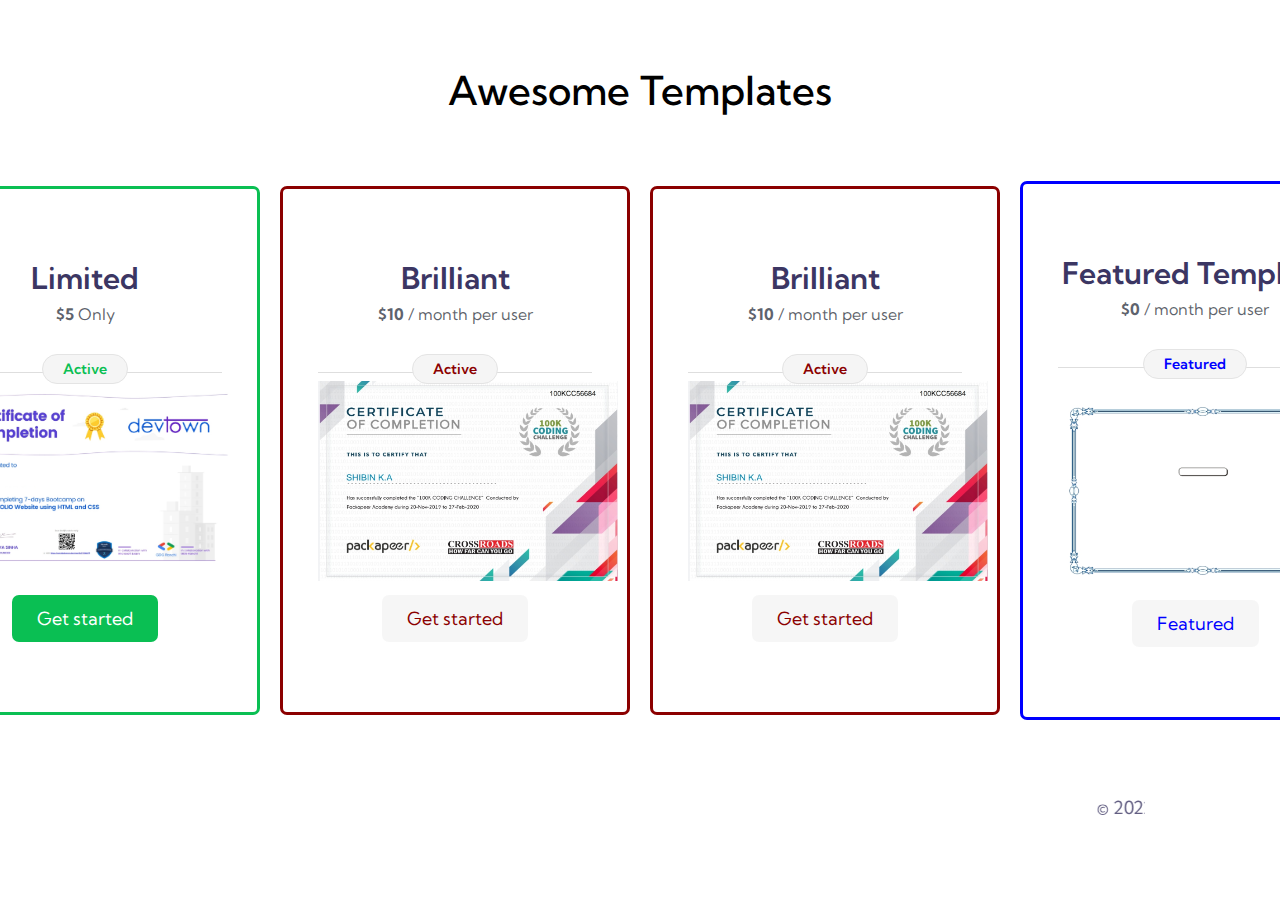
<file: index.html>
<!--
Author: W3layouts
Author URL: http://w3layouts.com
-->
<!DOCTYPE html>
<html lang="zxx">

<head>
    <title>Certificate Templates</title>

    <!-- Meta tags -->
    <meta charset="UTF-8">
    <meta name="viewport" content="width=device-width, initial-scale=1.0">
    <meta http-equiv="X-UA-Compatible" content="ie=edge">

    <!-- google fonts -->
    <link href="//fonts.googleapis.com/css2?family=Kumbh+Sans:wght@300;400;700&display=swap" rel="stylesheet">

    <!-- CSS Stylesheet -->
    <link rel="stylesheet" href="css1/style.css" type="text/css" media="all" />

    <!-- fontawesome CSS -->
    <link rel="stylesheet" href="css1/font-awesome.css">

</head>

<!-- body starts -->
<body>
    <!-- pricing plans section -->
    <section class="w3l-pricingplans">
        <h1> Awesome Templates</h1>
        <div class='wrapper'>
            <div class="w3l-packages">

             <!--Brilliant package start -->
                <div class='package brilliant'>
                    <div class='name'>Limited</div>
                    <div class='price'><strong>$5</strong> Only</div>
                    <div class='trial'> Active</div>
                    <hr>
                    <img style="width: 300px;height: 200px;" src="templates/certificate.jpg">
                    <a href="index1.html">
                    <button class="get"> Get started </button></a>
                </div>
              <!-- Brilliant package end -->

            <!-- Brilliant package start -->
                <div class='package brilliant'>
                    <div class='name'>Limited</div>
                    <div class='price'><strong>$5</strong> Only</div>
                    <div class='trial'> Active</div>
                    <hr>
                     <img style="width: 300px;height: 200px;" src="templates/certificate.jpg">
                     <a href="index1.html">
                    <button class="get"> Get started </button></a>
                </div>
              <!-- Brilliant package end -->
              
              <!--  package start -->
                <div class='package coming-soon'>
                    <div class='name'> Brilliant</div>
                    <div class='price'><strong>$10</strong> / month per user</div>
                    <div class='trial featured'> Active</div>
                    <hr>
                     <img style="width: 300px;height: 200px;" src="templates/100k.jpg">
                     <a id="100k" href="template2/index.html">
                    <button class="get coming">Get started</button></a>
                </div>
                <!-- Basic package end -->
                                
                <!-- Basic package start -->
                <div class='package coming-soon'>
                    <div class='name'>Brilliant</div>
                    <div class='price'><strong>$10</strong> / month per user</div>
                    <div class='trial featured'> Active</div>
                    <hr>
                     <img style="width: 300px;height: 200px;" src="templates/100k.jpg">
                     <a id="100k" href="template2/index.html">
                    <button class="get coming">Get started </button></a>
                </div>
                <!-- Basic package end -->
                
               <!-- Basic package start -->
                                <div class='package'>
                                  <div class='name'>Featured Template</div>
                                  <div class='price'><strong>$0</strong> / month per user</div>
                                  <div class='trial com-red'> Featured</div>
                                  <hr><br>
                                  <img style="width: 290px;height: 190px;" src="templates/coming-soon.jpg">
                                  <button class="get coming-red"> Featured </button>
                                </div>
                  <!-- Basic package end -->
     
                 <!-- Basic package start -->
                                  <div class='package'>
                                    <div class='name'>Featured Template</div>
                                    <div class='price'><strong>$0</strong> / month per user</div>
                                    <div class='trial com-red'> Featured</div>
                                    <hr><br>
                                    <img style="width: 290px;height: 190px;" src="templates/coming-soon.jpg">
                                    <button class="get coming-red"> Featured </button>
                                  </div>
               <!-- Basic package end -->


            </div>
        </div>
        <!-- copyright -->
        <div class="copy-right text-center">
          <marquee> <p>&copy; 2022 Limited pricing plans. All rights reserved | Created by <a href="http://shibinabraham.000webhostapp.com"
                    target="_blank">SHIBIN K A</a></p></marquee>
           
        </div>
        <!-- //copyright -->
    </section>
    <!-- //pricing plans section -->

</body>
<!-- //body ends -->

</html>
<!-- //html ends -->
</file>
<file: css1/style.css>
/*--
    Author: W3layouts
    Author URL: http://w3layouts.com
--*/

/*-- colors --*/
:root {
    --primary-color: #0abf53;
    --font-color: rgba(22, 28, 45, 0.7);
    --bg-color: #fff;
    --heading-color: #3b3663;
    --border-radius: 7px;
}
/*-- //colors --*/

/* reset code */
html {
    scroll-behavior: smooth;
}

body,
html {
    margin: 0;
    padding: 0;
    color: #585858;
}

* {
    box-sizing: border-box;
    font-family: 'Kumbh Sans', sans-serif;
}

/*  wrapper */
.wrapper {
    width: 100%;
    padding-right: 15px;
    padding-left: 15px;
    margin-right: auto;
    margin-left: auto;
}

@media (min-width: 576px) {
    .wrapper {
        max-width: 540px;
    }
}

@media (min-width: 768px) {
    .wrapper {
        max-width: 720px;
    }
}

@media (min-width: 992px) {
    .wrapper {
        max-width: 960px;
    }
}

@media (min-width: 1200px) {
    .wrapper {
        max-width: 1140px;
    }
}

/*  /wrapper */

.d-grid {
    display: grid;
}

button,
input,
select {
    -webkit-appearance: none;
    outline: none;
}

button,
.btn,
select {
    cursor: pointer;
}

a{
    text-decoration: none;
    color: deeppink;
}
h1, 
h2,
h3,
h4,
h5,
h6,
p,
ul,
ol {
    margin: 0;
    padding: 0;
}
#100k{
  color: darkred
}
p{

    font-size: 18px;
    line-height: 28px;
    color: var(--font-color);
    opacity: .8;
}
body {
    background: #fff;
    margin: 0;
    padding: 0;
}

form,
fieldset {
    border: 0;
    padding: 0;
    margin: 0;
}
.text-center{
    text-align: center;
}

/*-- pricing styling--*/
.w3l-pricingplans {
    padding: 40px 40px;
    justify-content: center;
    display: grid;
    grid-template-rows: 1fr auto 1fr;
    align-items: center;
    min-height: 100vh;
    background: white;
}

h1 {
    text-align: center;
    font-size: 40px;
    font-weight: 500;
    color: black;
}

.w3l-packages {
    max-width: 1000px;
    margin: 40px auto;
    align-items: center;
    display: flex;
    justify-content: center;
}


.package {
    width: 350px;
    margin: 0 10px;
    box-sizing: border-box;
    border: 3px solid blue;
    background: var(--bg-color);
    border-radius: var(--border-radius);
    display: inline-block;
    padding: 70px 35px;
    text-align: center;
    -webkit-transition: .5s linear;
    transition: .5s linear;
    position: relative;
    
    }

.package:hover {
    -webkit-transition: .3s linear;
    transition: .3s linear;
    transform: translateY(-20px);
}
.coming-soon{
  border: 3px solid darkred;
}
.name {
    color: var(--heading-color);
    font-size: 30px;
    font-weight: 600;
}

.price {
    margin-top: 7px;
    margin-bottom: 10px;
    color: var(--font-color);
}

hr {
    background-color: #dedede;
    border: none;
    height: 1px;
}

.trial {
    font-size: .9rem;
    font-weight: 600;
    padding: 5px 20px 5px 20px;
    color: #0abf53;
    border: 1px solid #e4e4e4;
    display: inline-block;
    border-radius: 15px;
    background-color: whitesmoke;
    position: relative;
    bottom: -20px;
}
.featured {
  color: darkred;
}
.com-red{
  color: blue;
}

ul {
    list-style: none;
    padding: 0;
    text-align: left;
    margin-top: 50px;
}

li {
    margin-bottom: 20px;
    font-size: 17px;
    color: var(--font-color);
    opacity: .85;
}

li:before {
    font-size: 18px;
    color: var(--primary-color);
    margin-right: 3px;
}

.checkIcon,
li:before {
    font-family: "FontAwesome";
    content: "\f105";
}
.brilliant::after {
    font-family: "FontAwesome";
    content: "\f006";
}

.brilliant {
    border-color: var(--primary-color);
}

.brilliant::before {
    width: 0;
    height: 0;
    border-style: solid;
    border-width: 64px 64px 0 0;
    border-color: var(--primary-color) transparent transparent transparent;
    position: absolute;
    left: 0;
    top: 0;
    content: "";
}

.brilliant::after {
    color: white;
    position: absolute;
    left: 9px;
    top: 9px;
    text-shadow: 0 0 2px var(--primary-color);
    font-size: 1.2rem;
}
.get {
    border: none;
    outline: none;
    font-size: 18px;
    margin-top: 10px;
    color: var(--primary-color);
    background: rgba(170, 170, 170, 0.1);
    padding: 12px 25px;
    border-radius: var(--border-radius);
}
.get:hover {
    background: var(--primary-color);
    color: #fff;
}
.coming{
  color: darkred;
  background: rgba(170, 170, 170, 0.1)
}
.coming:hover {
  background: darkred;
  color: #fff;
}
.coming-red{
  color: blue;
  background: rgba(170, 170, 170, 0.1)
}
.coming-red:hover {
  background: blue;
  color: #fff;
}
.brilliant button.get {
    background: var(--primary-color);
    color: #fff;
}
/*-- copyright --*/
.copy-right {
    padding: 0 10px;
}
.copy-right p {
    color: var(--heading-color);
}
.copy-right p :hover{
    color: var(--primary-color);
}
/*-- //copyright --*/


/*-- responsive design starts --*/
@media (max-width: 991px){
    .w3l-packages {
        display: grid;
        grid-template-columns: 1fr 1fr;
    }
}
@media (max-width: 736px){
    .w3l-packages {
        display: flex;
        flex-direction: column;
    }
    .package.brilliant{
        margin: 30px 0;
    }
}
@media (max-width: 480px){
    h1 {
        font-size: 35px;
    }
    .w3l-packages {
        margin: 25px auto;
    }
}
@media (max-width: 384px){
    .package {
        width: 100%;
    }
    .w3l-pricingplans {
        padding: 30px 0px;
    }
    .name {
        font-size: 25px;
    }
}
    
@media (max-width: 375px){
    h1 {
        font-size: 30px;
    }
    .copy-right p {
        font-size: 17px;
    }
}
/*-- //responsive design starts --*/

/*-- //plans styling--*/
</file>
